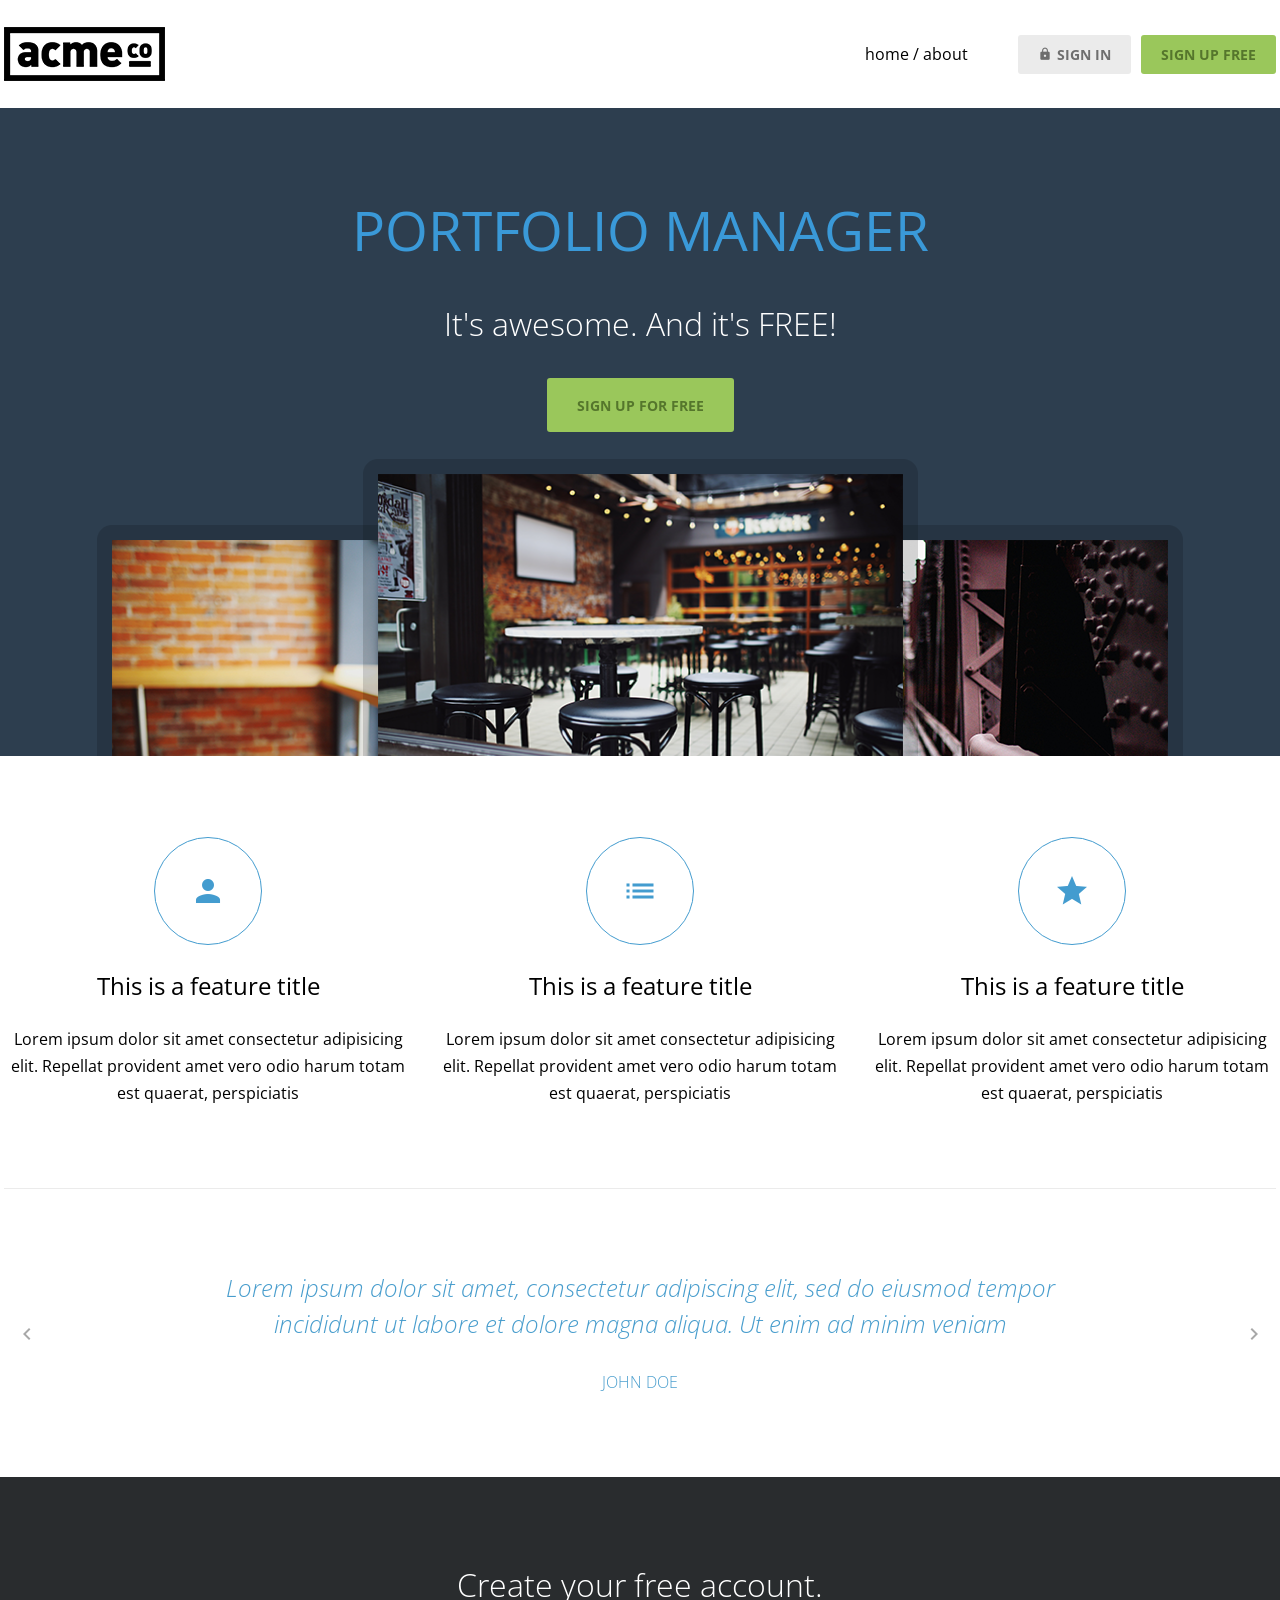
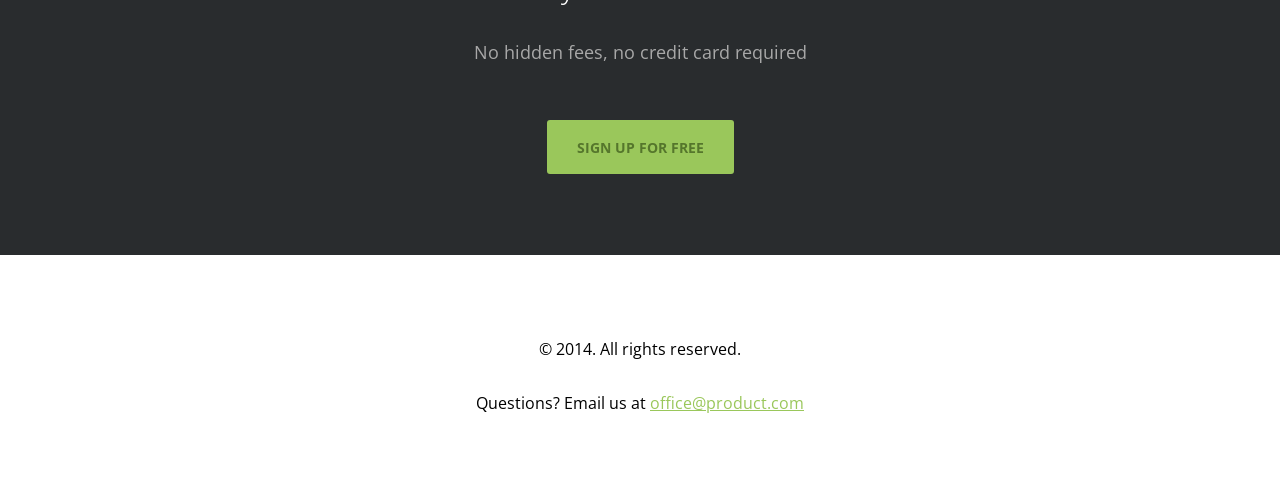
<file: index.html>
<!doctype html>
<html lang="en">
  <head>
    <meta charset="UTF-8" />
    <meta name="viewport" content="width=device-width, initial-scale=1.0" />
    <title>ACME</title>
    <link rel="preconnect" href="https://fonts.googleapis.com" />
    <link rel="preconnect" href="https://fonts.gstatic.com" crossorigin />
    <link
      href="https://fonts.googleapis.com/css2?family=Open+Sans:ital,wght@0,300..800;1,300..800&display=swap"
      rel="stylesheet"
    />
    <link href="https://fonts.googleapis.com/icon?family=Material+Icons" rel="stylesheet" />
    <link rel="stylesheet" href="css/common.css" />
    <link rel="stylesheet" href="css/index.css" />
  </head>

  <body>
    <header class="d-flex justify-content-between">
      <div class="container d-flex justify-content-between align-items-center">
        <h1 class="logo">
          <a href="index.html">
            <img src="images/logo.png" alt="ACME Logo" />
            <span class="hidden">ACME</span>
          </a>
        </h1>
        <nav>
          <ul class="d-flex align-items-center">
            <li>
              <a href="index.html">home</a>
              /
              <a href="about.html">about</a>
            </li>
            <li>
              <a href="signin.html" class="btn btn-secondary">
                <span class="material-icons">lock</span>
                sign in
              </a>
            </li>
            <li>
              <a href="signup.html" class="btn btn-primary">sign up free</a>
            </li>
          </ul>
        </nav>
      </div>
    </header>

    <main>
      <section class="hero inner-top-pd">
        <div class="container d-flex flex-column align-items-center g-1">
          <h2 class="text-heading-xl">portfolio manager</h2>
          <h3 class="text-body-l">It's awesome. And it's FREE!</h3>
          <a href="signup.html" class="btn btn-primary big">sign up for free</a>
          <img src="images/Hero_Image.png" alt="" />
        </div>
      </section>
      <section class="features container inner-pd">
        <h2 class="hidden">Features</h2>
        <ul class="d-flex justify-content-between">
          <li>
            <div class="icon">
              <span class="material-icons">person</span>
            </div>
            <h3 class="text-heading-s">This is a feature title</h3>
            <p>
              Lorem ipsum dolor sit amet consectetur adipisicing elit. Repellat provident amet vero
              odio harum totam est quaerat, perspiciatis
            </p>
          </li>
          <li>
            <div class="icon">
              <span class="material-icons">list</span>
            </div>
            <h3 class="text-heading-s">This is a feature title</h3>
            <p>
              Lorem ipsum dolor sit amet consectetur adipisicing elit. Repellat provident amet vero
              odio harum totam est quaerat, perspiciatis
            </p>
          </li>
          <li>
            <div class="icon">
              <span class="material-icons">star</span>
            </div>
            <h3 class="text-heading-s">This is a feature title</h3>
            <p>
              Lorem ipsum dolor sit amet consectetur adipisicing elit. Repellat provident amet vero
              odio harum totam est quaerat, perspiciatis
            </p>
          </li>
        </ul>
      </section>

      <hr class="container" />

      <section class="testimonial slidewrapper container inner-pd">
        <h2 class="hidden">testimonial</h2>
        <ul class="slidecontainer">
          <li>
            <blockquote>
              <p>
                Lorem ipsum dolor sit amet, consectetur adipiscing elit, sed do eiusmod tempor
                incididunt ut labore et dolore magna aliqua. Ut enim ad minim veniam
              </p>
            </blockquote>
            <small>john doe</small>
          </li>
          <li>
            <blockquote>
              <p>
                Lorem ipsum dolor sit amet, consectetur adipiscing elit, sed do eiusmod tempor
                incididunt ut labore et dolore magna aliqua. Ut enim ad minim veniam
              </p>
            </blockquote>
            <small>jane doe</small>
          </li>
          <li>
            <blockquote>
              <p>
                Lorem ipsum dolor sit amet, consectetur adipiscing elit, sed do eiusmod tempor
                incididunt ut labore et dolore magna aliqua. Ut enim ad minim veniam
              </p>
            </blockquote>
            <small>tomas</small>
          </li>
        </ul>

        <button type="button" class="button prev">
          <span class="material-icons">chevron_left</span>
        </button>

        <button type="button" class="button next">
          <span class="material-icons">chevron_right</span>
        </button>
      </section>

      <section class="cta inner-pd d-flex flex-column align-items-center g-2">
        <div class="content d-flex flex-column g-1">
          <h3 class="text-body-l">Create your free account.</h3>
          <p class="text-body-m-plus">No hidden fees, no credit card required</p>
        </div>
        <a href="signup.html" class="btn btn-primary big">sign up for free</a>
      </section>
    </main>

    <footer class="inner-pd d-flex flex-column align-items-center g-1">
      <p>&copy; 2014. All rights reserved.</p>
      <p>Questions? Email us at <a href="#" class="text-link">office@product.com</a></p>
    </footer>
  </body>
</html>
</file>
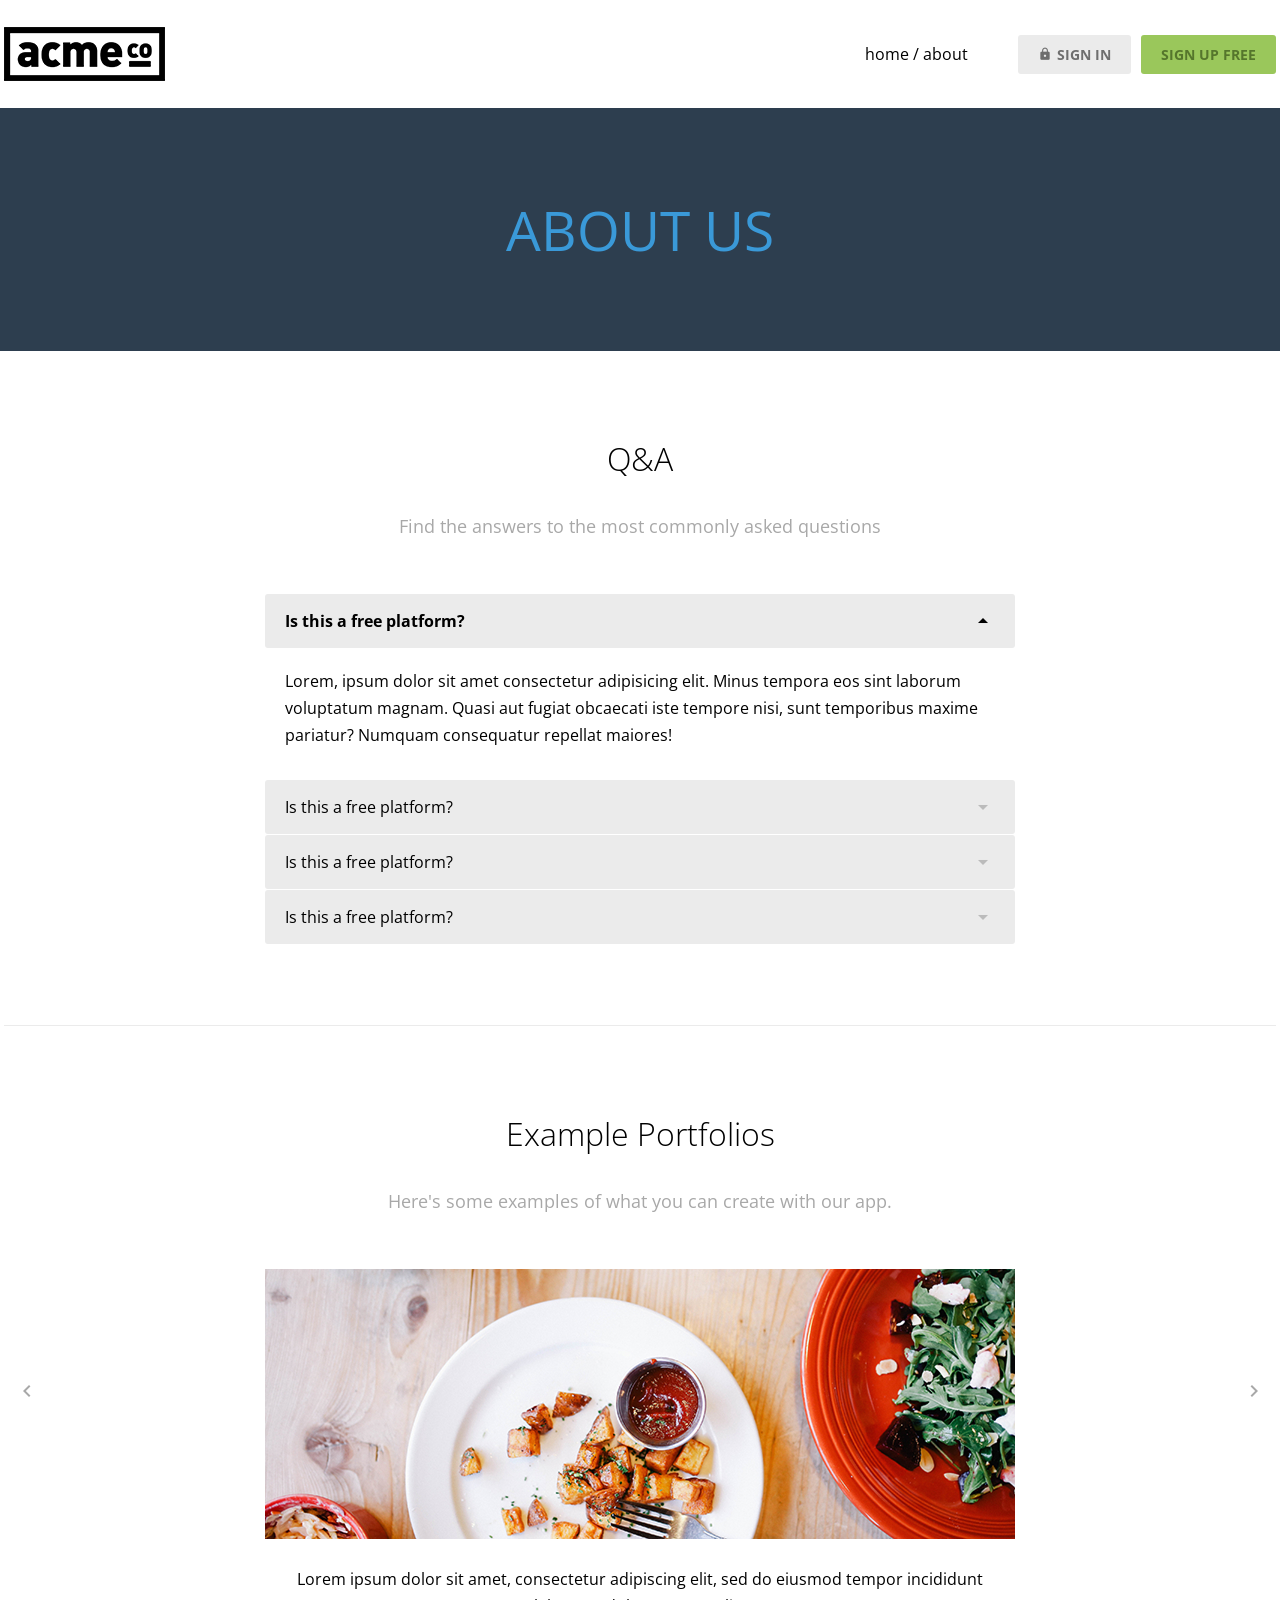
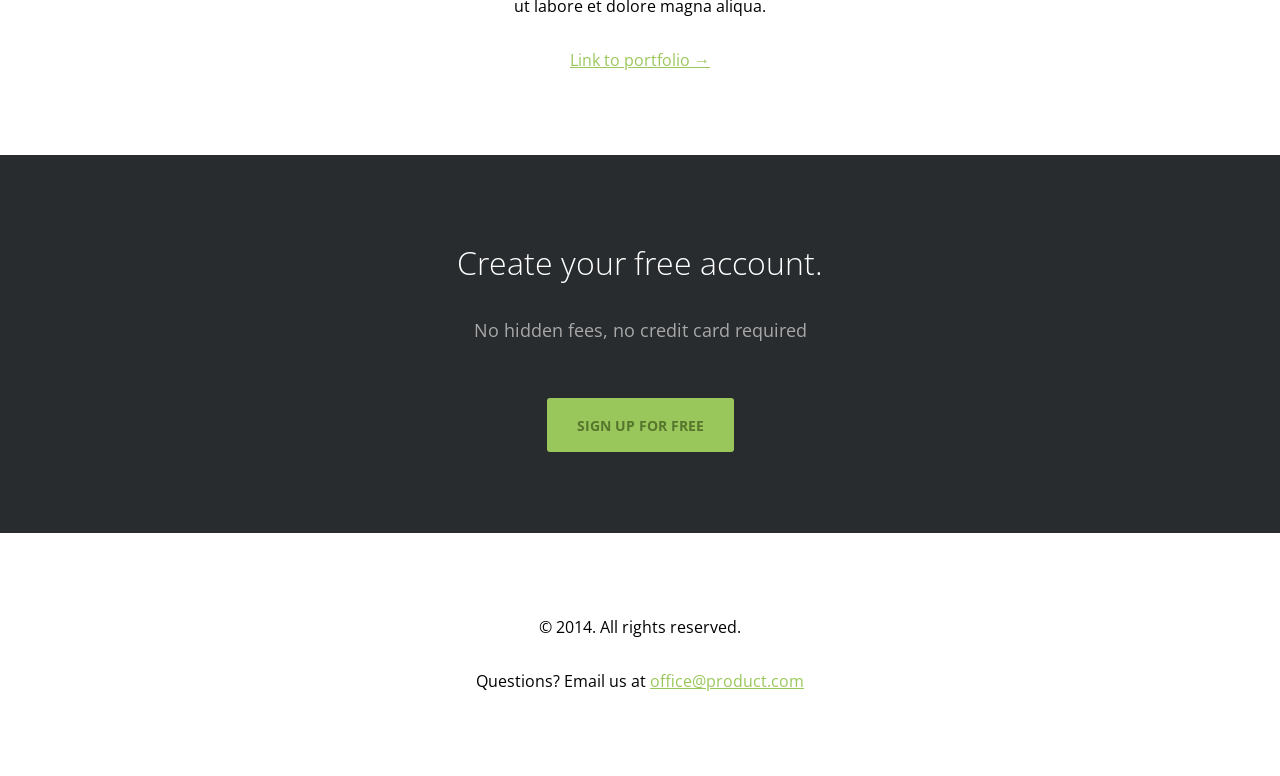
<file: about.html>
<!doctype html>
<html lang="en">
  <head>
    <meta charset="UTF-8" />
    <meta name="viewport" content="width=device-width, initial-scale=1.0" />
    <title>About - ACME</title>
    <link rel="preconnect" href="https://fonts.googleapis.com" />
    <link rel="preconnect" href="https://fonts.gstatic.com" crossorigin />
    <link
      href="https://fonts.googleapis.com/css2?family=Open+Sans:ital,wght@0,300..800;1,300..800&display=swap"
      rel="stylesheet"
    />
    <link href="https://fonts.googleapis.com/icon?family=Material+Icons" rel="stylesheet" />
    <link rel="stylesheet" href="css/common.css" />
    <link rel="stylesheet" href="css/about.css" />
  </head>

  <body>
    <header class="d-flex justify-content-between">
      <div class="container d-flex justify-content-between align-items-center">
        <h1 class="logo">
          <a href="index.html">
            <img src="images/logo.png" alt="ACME Logo" />
            <span class="hidden">ACME</span>
          </a>
        </h1>
        <nav>
          <ul class="d-flex align-items-center">
            <li>
              <a href="index.html">home</a>
              /
              <a href="about.html">about</a>
            </li>
            <li>
              <a href="signin.html" class="btn btn-secondary">
                <span class="material-icons">lock</span>
                sign in
              </a>
            </li>
            <li>
              <a href="signup.html" class="btn btn-primary">sign up free</a>
            </li>
          </ul>
        </nav>
      </div>
    </header>

    <main>
      <section class="hero inner-pd">
        <div class="container">
          <h2 class="text-heading-xl text-center">about us</h2>
        </div>
      </section>
      <section class="qna container inner-pd">
        <div class="header d-flex flex-column g-1">
          <h3 class="text-body-l">Q&amp;A</h3>
          <p class="text-body-m-plus">Find the answers to the most commonly asked questions</p>
        </div>
        <ul class="qnalist d-flex flex-column">
          <li class="active">
            <h4 class="question">
              Is this a free platform?
              <span class="material-icons">arrow_drop_down</span>
            </h4>
            <div class="answer">
              <p>
                Lorem, ipsum dolor sit amet consectetur adipisicing elit. Minus tempora eos sint
                laborum voluptatum magnam. Quasi aut fugiat obcaecati iste tempore nisi, sunt
                temporibus maxime pariatur? Numquam consequatur repellat maiores!
              </p>
            </div>
          </li>
          <li>
            <h4 class="question">
              Is this a free platform?
              <span class="material-icons">arrow_drop_down</span>
            </h4>
            <div class="answer">
              <p>
                Lorem, ipsum dolor sit amet consectetur adipisicing elit. Minus tempora eos sint
                laborum voluptatum magnam. Quasi aut fugiat obcaecati iste tempore nisi, sunt
                temporibus maxime pariatur? Numquam consequatur repellat maiores!
              </p>
            </div>
          </li>
          <li>
            <h4 class="question">
              Is this a free platform?
              <span class="material-icons">arrow_drop_down</span>
            </h4>
            <div class="answer">
              <p>
                Lorem, ipsum dolor sit amet consectetur adipisicing elit. Minus tempora eos sint
                laborum voluptatum magnam. Quasi aut fugiat obcaecati iste tempore nisi, sunt
                temporibus maxime pariatur? Numquam consequatur repellat maiores!
              </p>
            </div>
          </li>
          <li>
            <h4 class="question">
              Is this a free platform?
              <span class="material-icons">arrow_drop_down</span>
            </h4>
            <div class="answer">
              <p>
                Lorem, ipsum dolor sit amet consectetur adipisicing elit. Minus tempora eos sint
                laborum voluptatum magnam. Quasi aut fugiat obcaecati iste tempore nisi, sunt
                temporibus maxime pariatur? Numquam consequatur repellat maiores!
              </p>
            </div>
          </li>
        </ul>
      </section>

      <hr class="container" />

      <section class="portfolio slidewrapper container inner-pd">
        <div class="header d-flex flex-column g-1">
          <h3 class="text-body-l">Example Portfolios</h3>
          <p class="text-body-m-plus">Here's some examples of what you can create with our app.</p>
        </div>
        <ul class="slidecontainer">
          <li>
            <img src="images/portfolio_01.jpg" alt="portfolio_01" />
            <p>
              Lorem ipsum dolor sit amet, consectetur adipiscing elit, sed do eiusmod tempor
              incididunt ut labore et dolore magna aliqua.
            </p>
            <a href="index.html" class="text-link">Link to portfolio &rarr;</a>
          </li>
          <li>
            <img src="images/portfolio_01.jpg" alt="portfolio_01" />
            <p>
              Lorem ipsum dolor sit amet, consectetur adipiscing elit, sed do eiusmod tempor
              incididunt ut labore et dolore magna aliqua.
            </p>
            <a href="index.html" class="text-link">Link to portfolio &rarr;</a>
          </li>
          <li>
            <img src="images/portfolio_01.jpg" alt="portfolio_01" />
            <p>
              Lorem ipsum dolor sit amet, consectetur adipiscing elit, sed do eiusmod tempor
              incididunt ut labore et dolore magna aliqua.
            </p>
            <a href="index.html" class="text-link">Link to portfolio &rarr;</a>
          </li>
        </ul>

        <button type="button" class="button prev">
          <span class="material-icons">chevron_left</span>
        </button>

        <button type="button" class="button next">
          <span class="material-icons">chevron_right</span>
        </button>
      </section>

      <section class="cta inner-pd d-flex flex-column align-items-center g-2">
        <div class="content d-flex flex-column g-1">
          <h3 class="text-body-l">Create your free account.</h3>
          <p class="text-body-m-plus">No hidden fees, no credit card required</p>
        </div>
        <a href="signup.html" class="btn btn-primary big">sign up for free</a>
      </section>
    </main>

    <footer class="inner-pd d-flex flex-column align-items-center g-1">
      <p>&copy; 2014. All rights reserved.</p>
      <p>Questions? Email us at <a href="#" class="text-link">office@product.com</a></p>
    </footer>
  </body>
</html>
</file>
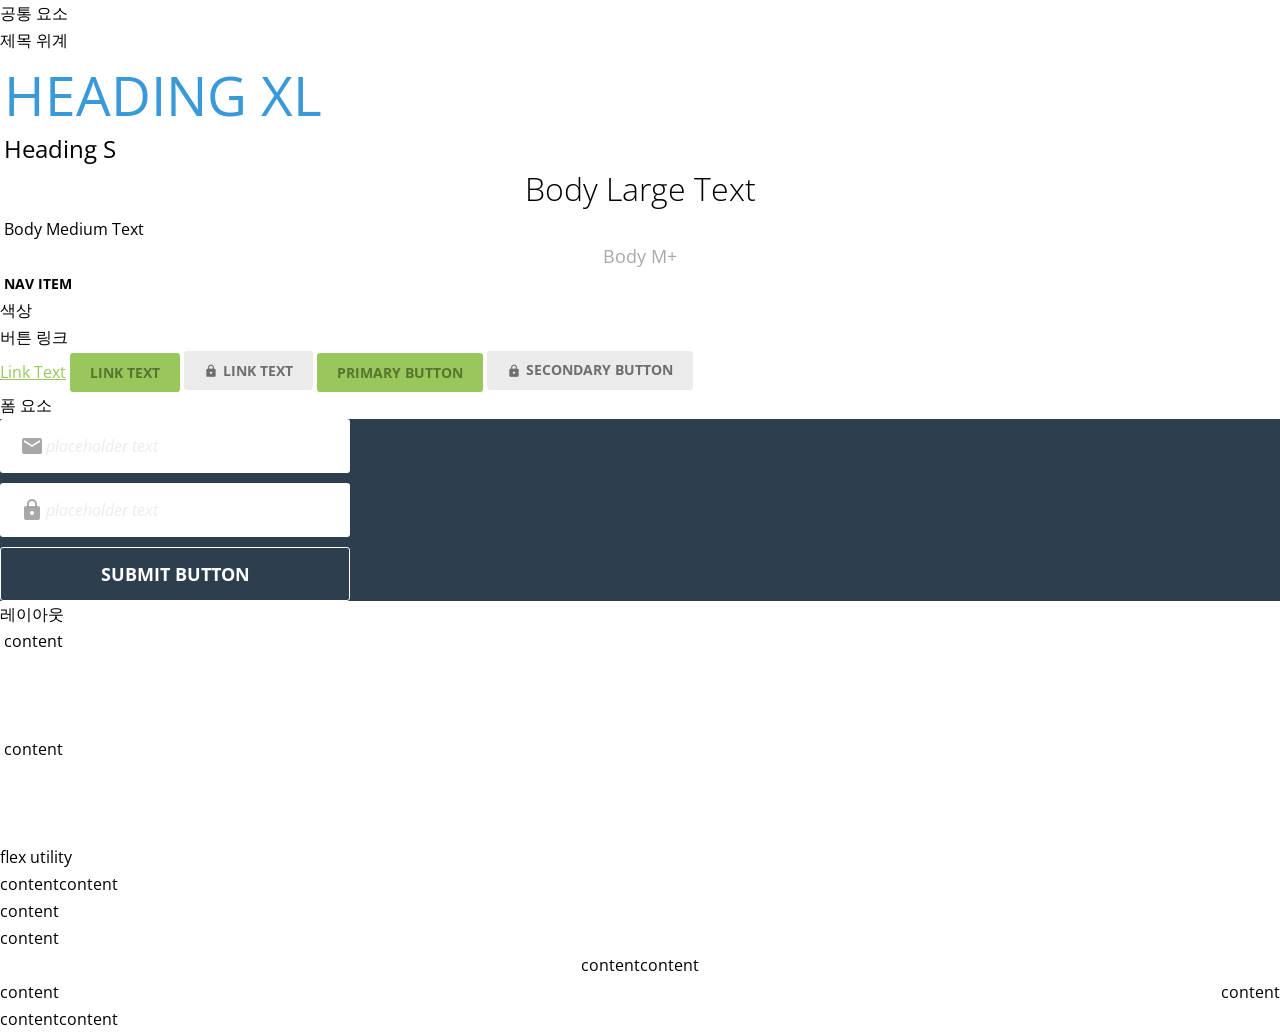
<file: common.html>
<!doctype html>
<html lang="en">
  <head>
    <meta charset="UTF-8" />
    <meta name="viewport" content="width=device-width, initial-scale=1.0" />
    <title>ACME</title>
    <link rel="preconnect" href="https://fonts.googleapis.com" />
    <link rel="preconnect" href="https://fonts.gstatic.com" crossorigin />
    <link
      href="https://fonts.googleapis.com/css2?family=Open+Sans:ital,wght@0,300..800;1,300..800&display=swap"
      rel="stylesheet"
    />
    <link href="https://fonts.googleapis.com/icon?family=Material+Icons" rel="stylesheet" />
    <link rel="stylesheet" href="css/common.css" />
  </head>

  <body>
    <h1>공통 요소</h1>
    <h2>제목 위계</h2>

    <!-- Typography System -->

    <div class="container">
      <!-- Heading -->
      <h1 class="text-heading-xl">Heading XL</h1>
      <h2 class="text-heading-s">Heading S</h2>

      <!-- Body -->
      <p class="text-body-l">Body Large Text</p>
      <p class="text-body-m">Body Medium Text</p>
      <p class="text-body-m-plus">Body M+</p>

      <!-- Navigation -->
      <nav>
        <ul>
          <li><a href="#" class="text-nav">Nav Item</a></li>
        </ul>
      </nav>
    </div>

    <h2>색상</h2>

    <h2>버튼 링크</h2>

    <!-- Link -->
    <a href="#" class="text-link">Link Text</a>
    <a href="#" class="btn btn-primary">Link Text</a>
    <a href="#" class="btn btn-secondary"><span class="material-icons">lock</span>Link Text</a>

    <!-- Button -->
    <button class="btn btn-primary">Primary Button</button>
    <button class="btn btn-secondary">
      <span class="material-icons">lock</span>Secondary Button
    </button>

    <h2>폼 요소</h2>

    <div class="hero">
      <form action="">
        <div class="field">
          <label for="useremail">
            <span class="material-icons">mail</span>
          </label>
          <input type="text" id="useremail" placeholder="placeholder text" />
        </div>
        <div class="field">
          <label for="useremail">
            <span class="material-icons">lock</span>
          </label>
          <input type="text" id="useremail" placeholder="placeholder text" />
        </div>
        <button type="submit">Submit button</button>
      </form>
    </div>

    <h2>레이아웃</h2>

    <div class="container">content</div>

    <div class="container inner-pd">content</div>

    <h3>flex utility</h3>
    <div class="d-flex">
      <div>content</div>
      <div>content</div>
    </div>
    <div class="d-flex flex-column">
      <div>content</div>
      <div>content</div>
    </div>
    <div class="d-flex justify-content-center">
      <div>content</div>
      <div>content</div>
    </div>
    <div class="d-flex justify-content-between">
      <div>content</div>
      <div>content</div>
    </div>
    <div class="d-flex align-items-center">
      <div>content</div>
      <div>content</div>
    </div>
  </body>
</html>
</file>
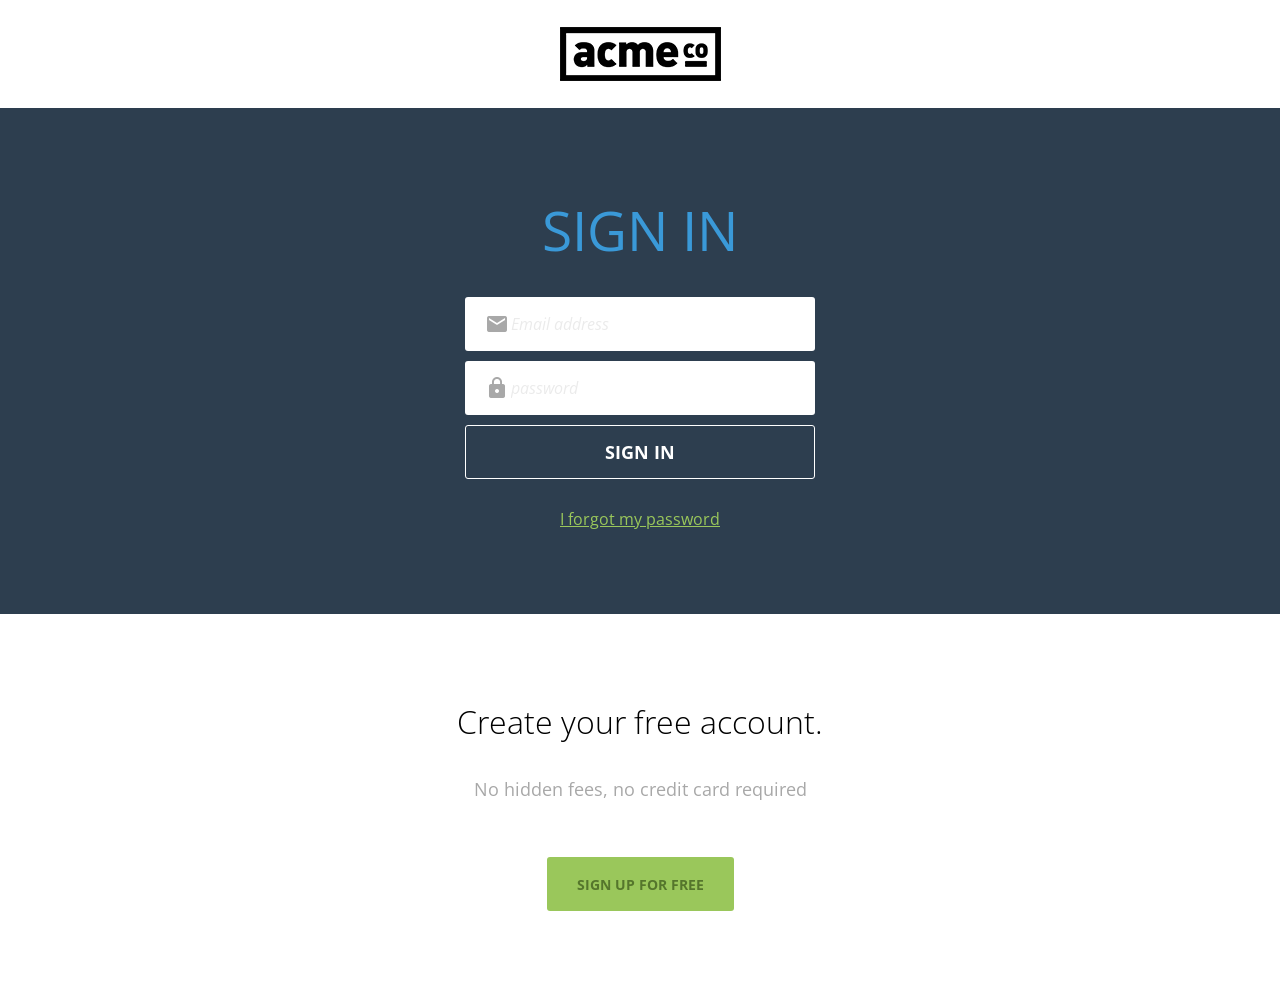
<file: signin.html>
<!doctype html>
<html lang="en">
  <head>
    <meta charset="UTF-8" />
    <meta name="viewport" content="width=device-width, initial-scale=1.0" />
    <title>Signin - ACME</title>
    <link rel="preconnect" href="https://fonts.googleapis.com" />
    <link rel="preconnect" href="https://fonts.gstatic.com" crossorigin />
    <link
      href="https://fonts.googleapis.com/css2?family=Open+Sans:ital,wght@0,300..800;1,300..800&display=swap"
      rel="stylesheet"
    />
    <link href="https://fonts.googleapis.com/icon?family=Material+Icons" rel="stylesheet" />
    <link rel="stylesheet" href="css/common.css" />
    <link rel="stylesheet" href="css/sign.css" />
  </head>

  <body>
    <header class="d-flex justify-content-between">
      <div class="container d-flex justify-content-center align-items-center">
        <h1 class="logo">
          <a href="index.html">
            <img src="images/logo.png" alt="ACME Logo" />
            <span class="hidden">ACME</span>
          </a>
        </h1>
      </div>
    </header>

    <main>
      <section class="hero inner-pd">
        <div class="container d-flex flex-column align-items-center g-1">
          <h2 class="text-heading-xl">Sign in</h2>
          <form action="">
            <div class="field">
              <label for="useremail">
                <span class="material-icons">email</span>
              </label>
              <input type="text" id="useremail" placeholder="Email address" />
            </div>
            <div class="field">
              <label for="useremail">
                <span class="material-icons">lock</span>
              </label>
              <input type="text" id="useremail" placeholder="password" />
            </div>
            <button type="submit">Sign in</button>
          </form>
          <a href="#" class="text-link">I forgot my password</a>
        </div>
      </section>
    </main>

    <footer class="inner-pd d-flex flex-column align-items-center g-2">
      <div class="content d-flex flex-column g-1">
        <h3 class="text-body-l">Create your free account.</h3>
        <p class="text-body-m-plus">No hidden fees, no credit card required</p>
      </div>
      <a href="signup.html" class="btn btn-primary big">sign up for free</a>
    </footer>
  </body>
</html>
</file>
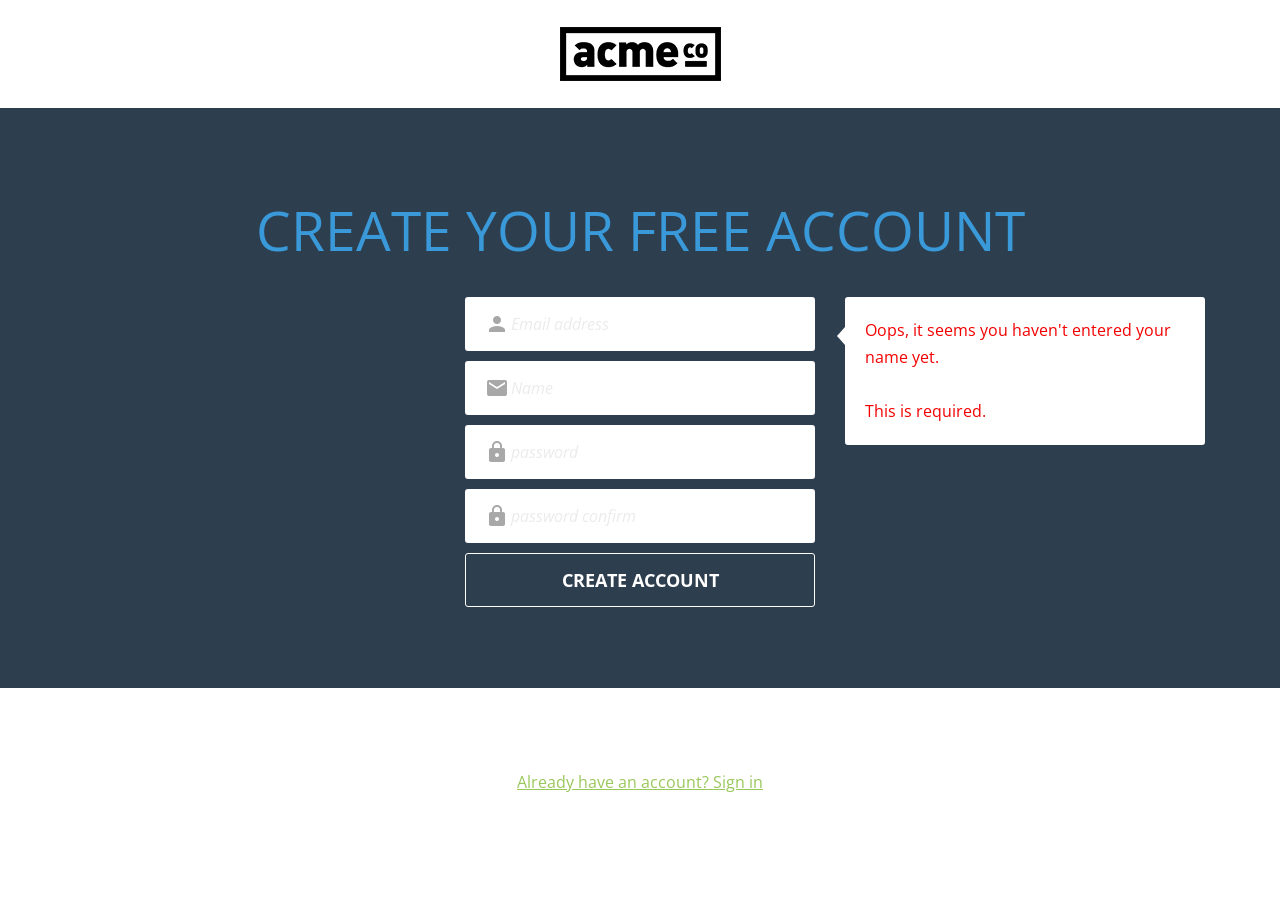
<file: signup.html>
<!doctype html>
<html lang="en">
  <head>
    <meta charset="UTF-8" />
    <meta name="viewport" content="width=device-width, initial-scale=1.0" />
    <title>Signup - ACME</title>
    <link rel="preconnect" href="https://fonts.googleapis.com" />
    <link rel="preconnect" href="https://fonts.gstatic.com" crossorigin />
    <link
      href="https://fonts.googleapis.com/css2?family=Open+Sans:ital,wght@0,300..800;1,300..800&display=swap"
      rel="stylesheet"
    />
    <link href="https://fonts.googleapis.com/icon?family=Material+Icons" rel="stylesheet" />
    <link rel="stylesheet" href="css/common.css" />
    <link rel="stylesheet" href="css/sign.css" />
  </head>

  <body>
    <header class="d-flex justify-content-between">
      <div class="container d-flex justify-content-center align-items-center">
        <h1 class="logo">
          <a href="index.html">
            <img src="images/logo.png" alt="ACME Logo" />
            <span class="hidden">ACME</span>
          </a>
        </h1>
      </div>
    </header>

    <main>
      <section class="hero inner-pd">
        <div class="container d-flex flex-column align-items-center g-1">
          <h2 class="text-heading-xl">create your free account</h2>
          <form action="">
            <div class="field">
              <label for="useremail">
                <span class="material-icons">person</span>
              </label>
              <input type="text" id="useremail" placeholder="Email address" />
            </div>
            <div class="field">
              <label for="username">
                <span class="material-icons">email</span>
              </label>
              <input type="text" id="username" placeholder="Name" />
            </div>
            <div class="field">
              <label for="userpw">
                <span class="material-icons">lock</span>
              </label>
              <input type="text" id="userpw" placeholder="password" />
            </div>
            <div class="field">
              <label for="userpwcf">
                <span class="material-icons">lock</span>
              </label>
              <input type="text" id="userpwcf" placeholder="password confirm" />
            </div>
            <button type="submit">create account</button>
            <div class="feedback">
              <p>Oops, it seems you haven't entered your name yet.</p>
              <p>This is required.</p>
            </div>
          </form>
        </div>
      </section>
    </main>

    <footer class="inner-pd d-flex flex-column align-items-center g-2">
      <a href="signin.html" class="text-link">Already have an account? Sign in</a>
    </footer>
    <!-- <div class="box box1"></div>
    <div class="box box2"></div>
    <div class="box box3"></div> -->
  </body>
</html>
</file>
<file: css/index.css>
.hero h3 {
  color: var(--white);
}

.features ul {
  gap: 24px;
  text-align: center;
}

.features ul li {
  display: flex;
  flex-direction: column;
  gap: var(--base-unit);
  align-items: center;
}

.features ul li .icon {
  width: calc(var(--base-unit) * 4);
  height: calc(var(--base-unit) * 4);
  display: flex;
  justify-content: center;
  align-items: center;
  border: 1px solid var(--medium-blue);
  border-radius: 50%;
  box-sizing: border-box;
  color: var(--medium-blue);
}

.features ul li .icon span {
  font-size: 36px;
}

.testimonial li {
  font-weight: 300;
  color: var(--light-blue);
  text-align: center;
}

.testimonial blockquote {
  width: 840px;
  font-style: italic;
  font-size: 24px;
  line-height: 36px;
}

.testimonial small {
  text-transform: uppercase;
}
</file>
<file: css/about.css>
.qnalist {
  width: 750px;
  margin: 0 auto;
  gap: 1px;
}

.qnalist li.active .question span {
  opacity: 1;
  transform: rotate(180deg);
}

.qnalist .question {
  background: var(--super--light--gray);
  height: calc(var(--base-unit) * 2);
  display: flex;
  justify-content: space-between;
  align-items: center;
  padding: 0 20px;
  border-radius: 3px;
}

.qnalist .question span {
  opacity: 0.2;
  color: #000;
  transition: 0.35s;
}

.qnalist .answer {
  display: flex;
  height: 0;
  overflow: hidden;
  flex-direction: column;
  gap: 27px;
  padding: 0 20px;
  background: var(--white);
  transition: 0.35s;
}

.qnalist li.active .question {
  font-weight: bold;
}

.qnalist li.active .answer {
  height: auto;
  padding: 20px 20px 30px;
}
</file>
<file: css/sign.css>
.hero form {
  position: relative;
}

.feedback {
  width: 320px;
  padding: 20px;
  color: #f30000;
  border-radius: 3px;
  background: var(--white);
  position: absolute;
  top: 0;
  left: calc(100% + 30px);
  display: flex;
  flex-direction: column;
  gap: var(--base-unit);
}

.feedback::after {
  content: "";
  position: absolute;
  width: 0;
  height: 0;
  border-width: 9px 8px;
  border-style: solid;
  border-color: transparent white transparent transparent;
  top: 30px;
  right: 100%;
}

/* .box {
  width: 0px;
  height: 0px;
  border-width: 5px 10px;
  border-style: solid;
  margin: 1rem auto;
}
.box1 {
  border: 10px solid red;
  border-color: red;
}
.box2 {
  border-color: red blue;
}
.box3 {
  border-color: transparent red transparent transparent;
} */
</file>
<file: css/common.css>
@import url("normalize.css");
@import url("reset.css");
@import url("flex-utility.css");

:root {
  /* 
  디자인 참조 링크 : 
  https://www.figma.com/design/KoHPPsMvZQxFkoIPiuH5T0/MY-ACME?node-id=21-172&t=XXuLpfD0QjoBIcXL-1
   */

  /* Layout */
  --base-unit: 27px;
  --base-font: 16px;

  /* Color styles */
  --black: rgba(44, 44, 44, 1);
  --medium--gray: rgba(110, 110, 110, 1);
  --light--gray: rgba(168, 168, 168, 1);
  --super--light--gray: rgba(235, 235, 235, 1);
  --white: rgba(255, 255, 255, 1);

  --primary: rgba(154, 199, 91, 1);
  --secondary: rgba(85, 118, 44, 1);
  --hero: rgba(45, 62, 79, 1);
  --hero--title: rgba(58, 153, 216, 1);
  --medium-blue: rgba(67, 156, 207, 1);
  --light-blue: rgba(72, 157, 205, 1);
  --c-t-a: rgba(41, 44, 46, 1);

  /* Text-size styles */
  --heading--x-l: calc(var(--base-font) * 3.4375);
  --heading--s: calc(var(--base-font) * 1.5);
  --body--l: calc(var(--base-font) * 2);
  --body--m: var(--base-font);
  --body--m-plus: calc(var(--base-font) * 1.125);
  --nav--item: calc(var(--base-font) * 0.875);
  --link: var(--base-font);
  --button---secondary: calc(var(--base-font) * 0.875);
  --button---primary: calc(var(--base-font) * 0.875);
}

body {
  /* font-family: "Open Sans", sans-serif;
  font-size: var(--base-font);
  line-height: var(--base-unit); */
  font:
    var(--base-font)/var(--base-unit) "Open Sans",
    sans-serif;
}

/* 폰트 위계 */
.text-heading-xl {
  font-size: var(--heading--x-l);
  line-height: calc(var(--base-unit) * 3);
  color: var(--hero--title);
  text-transform: uppercase;
  letter-spacing: 2%;
}

.text-heading-s {
  font-size: var(--heading--s);
  line-height: var(--base-unit);
}

.text-body-l {
  font-size: var(--body--l);
  line-height: calc(var(--base-unit) * 2);
  font-weight: 300;
  text-align: center;
}

.text-body-m {
  font-size: var(--body--m);
  line-height: var(--base-unit);
}

.text-body-m-plus {
  font-size: var(--body--m-plus);
  line-height: var(--base-unit);
  text-align: center;
  color: var(--light--gray);
}

.text-nav {
  font-size: var(--nav--item);
  font-weight: bold;
  text-transform: uppercase;
}

.text-link {
  text-decoration: underline;
  font-size: var(--link);
  color: var(--primary);
}

/* 링크 버튼 */

.btn {
  height: 39px;
  background: var(--super--light--gray);
  border-radius: 3px;
  padding: 0 20px;
  display: inline-flex;
  color: var(--medium--gray);
  align-items: center;
  font-size: calc(var(--base-font) * 0.875);
  font-weight: bold;
  gap: 5px;
  text-transform: uppercase;
}

.btn .material-icons {
  font-size: 14px;
}

.btn.big {
  height: calc(var(--base-unit) * 2);
  padding: 0 30px;
}

.btn-primary {
  background: var(--primary);
  color: var(--secondary);
}

/* 폼 요소 */

.hero {
  background: var(--hero);
}

form {
  width: 350px;
  display: flex;
  flex-direction: column;
  gap: 10px;
}

form .field {
  height: calc(var(--base-unit) * 2);
  background: var(--white);
  border-radius: 3px;
  padding: 0 20px;
  display: flex;
  align-items: center;
  color: var(--light--gray);
}

form .field label {
  display: flex;
}

form .field input {
  font-style: italic;
  color: var(--black);
  width: 100%;
  outline: none;
}

form .field:focus-within {
  box-shadow: inset 0 0 5px rgba(72, 0, 255, 0.7);
}

form .field input::placeholder {
  color: var(--super--light--gray);
}

form button {
  height: calc(var(--base-unit) * 2);
  border: 1px solid var(--white);
  border-radius: 3px;
  text-transform: uppercase;
  font-size: var(--body--m-plus);
  font-weight: bold;
  color: var(--white);
  display: flex;
  justify-content: center;
  align-items: center;
}

/* 레이아웃 */

.container {
  width: 1272px;
  margin: 0 auto;
}

.inner-pd {
  padding: calc(var(--base-unit) * 3) 0;
}

.inner-top-pd {
  padding-top: calc(var(--base-unit) * 3);
}

hr {
  border: none;
  /* border-top: 1px solid var(--super--light--gray); */
  height: 1px;
  background: var(--super--light--gray);
}

section .header {
  margin-bottom: calc(var(--base-unit) * 2);
}

/* 헤더 */

body > header {
  background: var(--white);
  padding: var(--base-unit) 0;
  box-shadow: 0 4px 5px rgba(0, 0, 0, 0.1);
}

.hidden {
  position: absolute;
  clip-path: inset(50%);
  width: 1px;
  height: 1px;
  overflow: hidden;
}

header nav ul {
  gap: 10px;
}

header nav ul li:first-child {
  margin-right: 40px;
}

/* 슬라이드 */

.slidewrapper {
  position: relative;
  overflow: hidden;
}

.slidecontainer {
  width: 300%; /* js 부모 너비파악, 슬라이드 개수 파악, 너비 계산 지정할 예정 */
  display: flex;
  transition: 0.3s ease-out;
}

.slidecontainer li {
  width: 100%;
  display: flex;
  flex-direction: column;
  align-items: center;
  gap: var(--base-unit);
}

.slidecontainer li > p {
  width: 700px;
  text-align: center;
}

.slidewrapper button {
  width: 45px;
  height: 45px;
  display: flex;
  justify-content: center;
  align-items: center;
  color: var(--light--gray);
  cursor: pointer;
  position: absolute;
  top: 50%;
  transform: translateY(-50%);
}

.slidewrapper button.prev {
  left: 0;
}
.slidewrapper button.next {
  right: 0;
}

/* CTA */

.cta {
  background: var(--c-t-a);
}
.cta h3 {
  color: var(--white);
}
</file>
